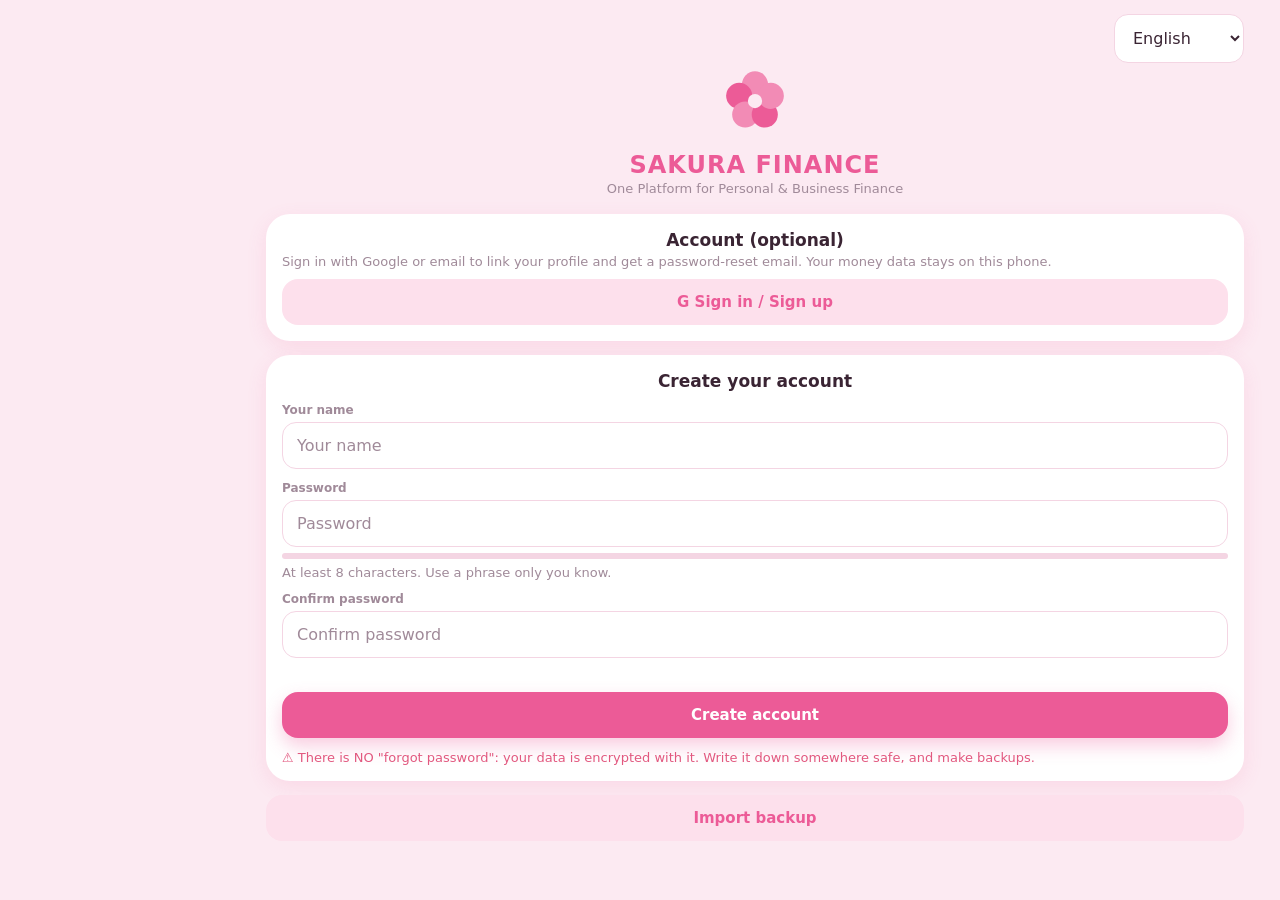
<file: index.html>
<!doctype html>
<html lang="en">
<head>
<meta charset="utf-8">
<meta name="viewport" content="width=device-width, initial-scale=1, viewport-fit=cover, interactive-widget=resizes-content">
<meta http-equiv="Content-Security-Policy" content="default-src 'none'; script-src 'self'; style-src 'self' 'unsafe-inline'; img-src 'self' data:; manifest-src 'self'; connect-src 'self'; base-uri 'none'; form-action 'none'">
<meta name="theme-color" content="#FDEAF2">
<meta name="referrer" content="no-referrer">
<link rel="manifest" href="manifest.webmanifest">
<link rel="icon" href="icon-192.png">
<link rel="apple-touch-icon" href="icon-192.png">
<title>Sakura Finance</title>
<link rel="stylesheet" href="style.css">
</head>
<body>
<div id="app" aria-live="polite"></div>
<noscript>Sakura Finance needs JavaScript.</noscript>
<script src="langs.js"></script>
<script src="app.js"></script>
</body>
</html>
</file>
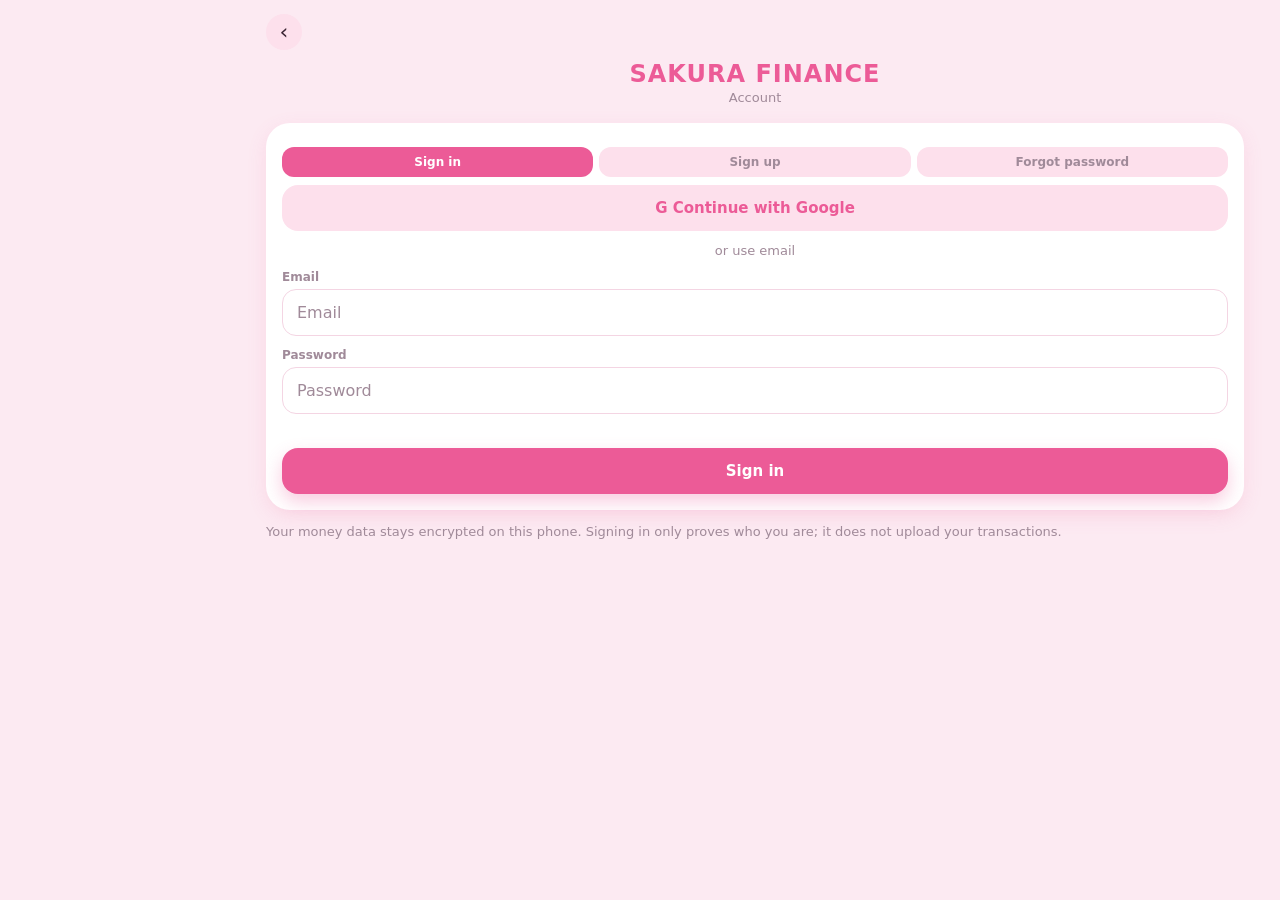
<file: account.html>
<!doctype html>
<html lang="en">
<head>
<meta charset="utf-8">
<meta name="viewport" content="width=device-width, initial-scale=1, viewport-fit=cover">
<!-- This page only talks to Firebase sign-in. Your money data is never loaded here. -->
<meta http-equiv="Content-Security-Policy" content="default-src 'none'; script-src 'self' https://www.gstatic.com https://apis.google.com; style-src 'self' 'unsafe-inline'; img-src 'self' data:; connect-src https://*.googleapis.com https://www.googleapis.com https://identitytoolkit.googleapis.com https://securetoken.googleapis.com; frame-src https://sakura-finance-a7acf.firebaseapp.com https://accounts.google.com https://content.googleapis.com; base-uri 'none'; form-action 'none'">
<meta name="theme-color" content="#FDEAF2">
<meta name="referrer" content="no-referrer">
<link rel="icon" href="icon-192.png">
<title>Sakura Finance - Account</title>
<link rel="stylesheet" href="style.css">
</head>
<body>
<div id="app"></div>
<script src="firebase-config.js"></script>
<script src="account.js"></script>
</body>
</html>
</file>
<file: style.css>
:root{--peach:#FBE8CF;--bg:#FCEAF2;--card:#fff;--ink:#3A2433;--mute:#A08A99;--pink:#EC5B97;--pink2:#F28BB5;--pinkL:#FDE0EC;
--lav:#7F78C8;--lavL:#E2DFF5;--green:#3FA774;--red:#E2587F;--amber:#B97A12;--line:#F4D5E3;--sh:0 6px 20px color-mix(in srgb,var(--pink) 12%,transparent);--outer:#F5D9E6;--hero1:#F28BB5;--hero2:#EC5B97;--onpink:#fff}
html[data-theme=midnight]{--peach:#2A1519;--bg:#0F0B0D;--card:#1B1518;--ink:#F6ECEF;--mute:#A08E94;--pink:#E5384F;--pink2:#FF6B7F;--pinkL:#2C1C21;--lav:#FF8FA3;--lavL:#3A2A2E;
--green:#3FC283;--red:#FF6478;--amber:#E9A33B;--line:#2E2226;--sh:0 6px 20px rgba(0,0,0,.5);--outer:#050304;--hero1:#E5384F;--hero2:#6E1022}
*{box-sizing:border-box;-webkit-tap-highlight-color:transparent}
html,body{margin:0;height:100%;background:var(--outer);color:var(--ink);font-family:system-ui,-apple-system,"Segoe UI",Roboto,sans-serif}
#app{max-width:480px;height:100%;margin:0 auto;background:var(--bg);position:relative;overflow:hidden;
box-shadow:0 0 40px rgba(0,0,0,.08)}
.screen{position:absolute;inset:0;display:flex;flex-direction:column}
.scroll{flex:1;overflow-y:auto;padding:14px 18px 110px;-webkit-overflow-scrolling:touch}
.center{justify-content:center;align-items:center;padding:28px;text-align:center}
h1{font-size:24px;margin:6px 0}h2{font-size:17px;margin:0}h3{font-size:14px;margin:0;color:var(--mute);font-weight:600}
.logo{width:76px;height:76px}
.brand{color:var(--pink);font-weight:800;letter-spacing:1px;font-size:24px;margin:8px 0 2px}
.sub{color:var(--mute);font-size:13px;margin:0 0 18px}
.card{background:var(--card);border-radius:22px;padding:16px;box-shadow:var(--sh);margin-bottom:14px}
.hero{background:linear-gradient(135deg,var(--hero1),var(--hero2));color:#fff;border-radius:26px;padding:20px;margin-bottom:14px;
box-shadow:0 10px 26px color-mix(in srgb,var(--pink) 35%,transparent)}
.hero small{opacity:.9}.hero .big{font-size:34px;font-weight:800;margin:6px 0 10px}
.chips{display:flex;gap:8px;flex-wrap:wrap}
.chip{background:rgba(255,255,255,.22);border-radius:14px;padding:6px 12px;font-size:12px;font-weight:600}
.row{display:flex;align-items:center;gap:10px}.sp{flex:1}
.top{display:flex;align-items:center;gap:10px;padding:14px 18px 4px}
.avatar{width:40px;height:40px;border-radius:50%;background:var(--pinkL);color:var(--pink);display:grid;place-items:center;font-weight:800;border:2px solid var(--card);box-shadow:var(--sh)}
.pill{background:var(--card);border:1.5px solid var(--ink);border-radius:20px;padding:6px 14px;font-size:13px;font-weight:600}
.mode{display:flex;background:var(--card);border-radius:18px;padding:3px;box-shadow:var(--sh)}
.mode button{border:0;background:none;padding:6px 9px;border-radius:15px;font-size:12px;font-weight:700;color:var(--mute)}
.mode button.on{background:var(--pink);color:#fff}
button{font:inherit;cursor:pointer}
.btn{border:0;background:var(--pink);color:#fff;border-radius:16px;padding:14px 18px;font-weight:700;font-size:15px;width:100%;box-shadow:0 8px 18px color-mix(in srgb,var(--pink) 30%,transparent)}
.btn.soft{background:var(--pinkL);color:var(--pink);box-shadow:none}
.btn.danger{background:var(--pinkL);color:var(--red);box-shadow:none}
.btn.small{width:auto;padding:8px 14px;font-size:13px;border-radius:12px}
.btn:disabled{opacity:.5}
input,select{width:100%;border:1.5px solid var(--line);background:var(--card);border-radius:14px;padding:13px 14px;font:inherit;color:var(--ink);outline:none}
input:focus,select:focus{border-color:var(--pink)}
label{display:block;font-size:12px;color:var(--mute);font-weight:600;margin:12px 0 5px;text-align:left}
.err{color:var(--red);font-size:13px;min-height:18px;margin:8px 0}
.ok{color:var(--green);font-size:13px}
.tabs{display:flex;gap:8px;margin:10px 0}
.tab{flex:1;border:0;border-radius:14px;padding:9px 6px;background:var(--card);color:var(--mute);font-weight:700;font-size:13px}
.tab.on{background:var(--pinkL);color:var(--pink)}
.list .it{display:flex;align-items:center;gap:12px;padding:11px 0;border-bottom:1px solid var(--line)}
.list .it:last-child{border:0}
.ic{width:42px;height:42px;border-radius:14px;background:var(--pinkL);display:grid;place-items:center;font-size:20px;flex:none}
.it .nm{font-weight:700;font-size:14px}.it .nt{font-size:12px;color:var(--mute)}
.pos{color:var(--green);font-weight:700}.neg{color:var(--red);font-weight:700}
.nav{position:absolute;left:0;right:0;bottom:0;height:78px;background:var(--card);border-radius:26px 26px 0 0;display:flex;align-items:center;
justify-content:space-around;box-shadow:0 -8px 24px color-mix(in srgb,var(--pink) 14%,transparent);padding:0 6px calc(env(safe-area-inset-bottom)) }
.nav button{border:0;background:none;color:var(--mute);font-size:10px;font-weight:700;display:flex;flex-direction:column;align-items:center;gap:3px;min-width:56px}
.nav button svg{width:24px;height:24px}.nav button.on{color:var(--pink)}
.nav .fab{width:60px;height:60px;border-radius:50%;background:var(--pink);color:#fff;border:0;font-size:32px;line-height:1;margin-top:-34px;min-width:60px;box-shadow:0 10px 22px color-mix(in srgb,var(--pink) 45%,transparent)}
.sheet-bg{position:absolute;inset:0;background:rgba(0,0,0,.55);display:flex;align-items:flex-end;z-index:20}
.sheet{background:var(--bg);width:100%;max-height:92%;overflow-y:auto;border-radius:28px 28px 0 0;padding:18px 18px 28px}
.grab{width:44px;height:5px;border-radius:3px;background:var(--line);margin:0 auto 12px}
.seg{display:flex;background:var(--card);border-radius:16px;padding:4px;margin-bottom:10px}
.seg button{flex:1;border:0;background:none;padding:10px;border-radius:12px;font-weight:700;color:var(--mute)}
.seg button.on{background:var(--pink);color:#fff}
.amount{font-size:34px;font-weight:800;text-align:center;border:0;background:none}
.cats{display:grid;grid-template-columns:repeat(4,1fr);gap:8px}
.cat{border:1.5px solid transparent;background:var(--card);border-radius:16px;padding:9px 2px;font-size:11px;font-weight:600;color:var(--ink);display:flex;flex-direction:column;align-items:center;gap:3px}
.cat span{font-size:21px}.cat.on{border-color:var(--pink);background:var(--pinkL)}
.bar{height:9px;border-radius:5px;background:var(--pinkL);overflow:hidden;margin-top:7px}
.bar i{display:block;height:100%;border-radius:5px;background:var(--pink)}
.bar.warn i{background:#E9A33B}.bar.over i{background:var(--red)}
.chat{display:flex;flex-direction:column;gap:8px}
.msg{max-width:84%;padding:10px 14px;border-radius:18px;font-size:14px;white-space:pre-wrap;line-height:1.4}
.msg.me{align-self:flex-end;background:var(--pink);color:#fff;border-bottom-right-radius:5px}
.msg.bot{align-self:flex-start;background:var(--card);border-bottom-left-radius:5px;box-shadow:var(--sh)}
.composer{position:absolute;left:0;right:0;bottom:78px;background:var(--bg);padding:8px 14px;display:flex;gap:8px}
.composer input{flex:1}.composer button{width:52px;border:0;border-radius:14px;background:var(--pink);color:#fff;font-weight:800}
.sugg{display:flex;gap:6px;overflow-x:auto;padding:4px 0 8px}.sugg button{white-space:nowrap;border:0;background:var(--card);border-radius:14px;padding:7px 12px;font-size:12px;font-weight:600;color:var(--pink)}
.kpis{display:grid;grid-template-columns:repeat(3,1fr);gap:8px;margin-bottom:14px}
.kpi{background:var(--card);border-radius:18px;padding:11px;box-shadow:var(--sh)}.kpi b{display:block;font-size:15px;margin-top:3px}
.modes{display:grid;gap:14px;width:100%;margin-top:6px}
.mcard{background:var(--pinkL);border:0;border-radius:22px;padding:22px;text-align:left;color:var(--ink);box-shadow:var(--sh)}
.mcard b{display:block;font-size:19px;margin:10px 0 4px}.mcard small{color:var(--pink);font-size:14px}
.set h3{margin:16px 0 6px}
.toggle{display:flex;justify-content:space-between;align-items:center;padding:10px 0}
.meter{height:6px;border-radius:3px;background:var(--line);margin-top:6px;overflow:hidden}.meter i{display:block;height:100%;width:0;background:var(--red);transition:.2s}
.hide{display:none}
svg text{font-family:inherit}

input::placeholder{color:var(--mute)}select option{background:var(--card);color:var(--ink)}
.btn.soft{color:var(--pink)}.pill{border-color:var(--ink);color:var(--ink)}
.theme{display:flex;gap:10px}.sw{flex:1;border:2px solid var(--line);border-radius:16px;padding:12px;background:var(--card);color:var(--ink);font-weight:700}.sw.on{border-color:var(--pink)}.sw i{display:block;height:26px;border-radius:9px;margin-bottom:6px}
.seg2{display:flex;gap:6px;margin:8px 0}.seg2 button{flex:1;border:0;border-radius:12px;padding:8px;background:var(--pinkL);color:var(--mute);font-weight:700;font-size:12px}.seg2 button.on{background:var(--pink);color:#fff}
textarea{width:100%;border:1.5px solid var(--line);background:var(--card);border-radius:14px;padding:12px;font:inherit;color:var(--ink);min-height:110px;outline:none;resize:vertical}
.det{display:flex;gap:8px;align-items:center;padding:10px 0;border-bottom:1px solid var(--line)}.det:last-child{border:0}.det input[type=checkbox]{width:20px;height:20px;flex:none}.det select{padding:6px;border-radius:10px;font-size:12px;width:112px;flex:none}
.tag{font-size:10px;background:var(--pinkL);color:var(--pink);border-radius:8px;padding:2px 7px;font-weight:700}

.modes .mcard{padding:16px 20px}.modes .mcard b{margin:4px 0 2px}.modes .mcard div{font-size:26px!important}
.mode{max-width:76%}
.composer .mic{background:var(--card,#fff);color:var(--pink);border:1.5px solid var(--pink);font-size:20px}
.composer .mic.on{background:var(--pink);color:#fff;animation:pulse 1s infinite}
@keyframes pulse{50%{opacity:.55}}

.top.warm{background:linear-gradient(180deg,var(--peach),transparent);padding-bottom:10px}
.pillwrap{display:flex;justify-content:center;gap:6px;align-items:center}
.pill{border:1.5px solid var(--ink);background:transparent;color:var(--ink);border-radius:20px;padding:6px 14px;font-weight:600;font-size:14px}
.pill.mid{min-width:112px;text-align:center}.pill:disabled{opacity:.3}
.bell{position:relative;border:0;background:transparent;font-size:22px;padding:4px}
.bell i{position:absolute;top:-2px;right:-2px;background:var(--pink);color:#fff;border-radius:10px;font-size:10px;font-style:normal;padding:1px 5px;font-weight:700}
.cal{display:grid;grid-template-columns:repeat(7,1fr);gap:6px;text-align:center}
.cal .dow{font-size:11px;color:var(--mute)}
.cal .d{border:0;background:transparent;color:var(--ink);border-radius:50%;aspect-ratio:1;font-size:13px;position:relative}
.cal .d.has::after{content:'';position:absolute;bottom:3px;left:50%;width:4px;height:4px;margin-left:-2px;border-radius:50%;background:var(--pink)}
.cal .d.tod{border:1.5px solid var(--pink)}.cal .d.sel{background:var(--pink);color:#fff}.cal .d.sel::after{background:#fff}
.card{border-radius:24px}.nav{border-radius:28px 28px 0 0}
.tab.on{box-shadow:0 4px 12px color-mix(in srgb,var(--pink) 25%,transparent)}
.avatar{overflow:hidden}.det{margin:6px 0;border-bottom:1px solid var(--pinkL);padding-bottom:6px}.det summary{font-weight:600;padding:6px 0}
.sheet{position:relative}
.sheet-x{position:absolute;top:12px;right:14px;width:34px;height:34px;border:0;border-radius:50%;background:var(--pinkL,#fde8f1);color:var(--ink);font-size:16px;z-index:2}
.backbtn{border:0;background:var(--pinkL,#fde8f1);color:var(--ink);width:36px;height:36px;border-radius:50%;font-size:22px;line-height:1}
.dots{display:flex;flex-wrap:wrap;gap:12px}
.dot{width:34px;height:34px;border-radius:50%;border:3px solid var(--card);box-shadow:0 0 0 1.5px var(--line);padding:0;position:relative;cursor:pointer;display:inline-block}
.dot.on{box-shadow:0 0 0 3px var(--ink)}

/* ===== Desktop layout: auto (>=900px) or forced via data-layout=desktop ===== */
@media (min-width:900px){
html:not([data-layout=mobile]) #app{max-width:none;box-shadow:none}
html:not([data-layout=mobile]) .screen{padding-left:230px}
html:not([data-layout=mobile]) .nav{left:0;right:auto;top:0;bottom:0;width:230px;height:auto;border-radius:0;flex-direction:column;align-items:stretch;justify-content:flex-start;
 gap:6px;padding:76px 14px 20px;box-shadow:var(--sh);z-index:5}
html:not([data-layout=mobile]) .nav::before{content:"🌸 Sakura Finance";position:absolute;top:24px;left:22px;font-weight:800;color:var(--pink);font-size:18px;letter-spacing:.5px}
html:not([data-layout=mobile]) .nav button{flex-direction:row;font-size:15px;gap:12px;padding:12px 14px;border-radius:14px;width:100%;justify-content:flex-start}
html:not([data-layout=mobile]) .nav button.on{background:var(--pinkL)}
html:not([data-layout=mobile]) .nav button:hover{background:var(--pinkL)}
html:not([data-layout=mobile]) .nav .fab{order:-1;width:100%;height:auto;border-radius:14px;font-size:15px;margin:0 0 10px;padding:13px;justify-content:center;min-width:0}
html:not([data-layout=mobile]) .nav .fab::after{content:" Add"; font-size:15px;font-weight:700}
html:not([data-layout=mobile]) .top{padding:20px 36px 6px}
html:not([data-layout=mobile]) .scroll{padding:14px 36px 40px;width:100%;max-width:1180px;margin:0 auto}
html:not([data-layout=mobile]) .screen > .scroll{align-self:center}
html:not([data-layout=mobile]) .composer{left:230px;bottom:0;max-width:none;padding:10px 36px 18px}
html:not([data-layout=mobile]) .composer input{max-width:900px}
html:not([data-layout=mobile]) .sheet-bg{align-items:center;justify-content:center}
html:not([data-layout=mobile]) .sheet{width:520px;max-width:92%;max-height:88%;border-radius:28px;padding-bottom:22px}
html:not([data-layout=mobile]) .scroll.dash{display:grid;grid-template-columns:repeat(2,minmax(0,1fr));gap:0 20px;align-content:start}
html:not([data-layout=mobile]) .scroll.dash > .hero,html:not([data-layout=mobile]) .scroll.dash > .kpis,html:not([data-layout=mobile]) .scroll.dash > .btn,html:not([data-layout=mobile]) .scroll.dash > .wide{grid-column:1/-1}
}
@media (min-width:1300px){
html:not([data-layout=mobile]) .scroll.dash{grid-template-columns:repeat(3,minmax(0,1fr))}
html:not([data-layout=mobile]) .scroll.dash > .span2{grid-column:span 2}
}
/* forced desktop on small screens */
html[data-layout=desktop] #app{max-width:none;box-shadow:none}
html[data-layout=desktop] .screen{padding-left:230px}
html[data-layout=desktop] .nav{left:0;right:auto;top:0;bottom:0;width:230px;height:auto;border-radius:0;flex-direction:column;align-items:stretch;justify-content:flex-start;
 gap:6px;padding:76px 14px 20px;box-shadow:var(--sh);z-index:5}
html[data-layout=desktop] .nav::before{content:"🌸 Sakura Finance";position:absolute;top:24px;left:22px;font-weight:800;color:var(--pink);font-size:18px;letter-spacing:.5px}
html[data-layout=desktop] .nav button{flex-direction:row;font-size:15px;gap:12px;padding:12px 14px;border-radius:14px;width:100%;justify-content:flex-start}
html[data-layout=desktop] .nav button.on{background:var(--pinkL)}
html[data-layout=desktop] .nav button:hover{background:var(--pinkL)}
html[data-layout=desktop] .nav .fab{order:-1;width:100%;height:auto;border-radius:14px;font-size:15px;margin:0 0 10px;padding:13px;justify-content:center;min-width:0}
html[data-layout=desktop] .nav .fab::after{content:" Add"; font-size:15px;font-weight:700}
html[data-layout=desktop] .top{padding:20px 36px 6px}
html[data-layout=desktop] .scroll{padding:14px 36px 40px;width:100%;max-width:1180px;margin:0 auto}
html[data-layout=desktop] .screen > .scroll{align-self:center}
html[data-layout=desktop] .composer{left:230px;bottom:0;max-width:none;padding:10px 36px 18px}
html[data-layout=desktop] .composer input{max-width:900px}
html[data-layout=desktop] .sheet-bg{align-items:center;justify-content:center}
html[data-layout=desktop] .sheet{width:520px;max-width:92%;max-height:88%;border-radius:28px;padding-bottom:22px}
html[data-layout=desktop] .scroll.dash{display:grid;grid-template-columns:repeat(2,minmax(0,1fr));gap:0 20px;align-content:start}
html[data-layout=desktop] .scroll.dash > .hero,html[data-layout=desktop] .scroll.dash > .kpis,html[data-layout=desktop] .scroll.dash > .btn,html[data-layout=desktop] .scroll.dash > .wide{grid-column:1/-1}
html[data-layout=desktop] .scroll.dash{grid-template-columns:repeat(3,minmax(0,1fr))}
html[data-layout=desktop] .scroll.dash > .span2{grid-column:span 2}
.avatar,.bell{flex-shrink:0}
.laybtn{flex-shrink:0;border:0;background:var(--card);border-radius:50%;width:36px;height:36px;font-size:17px;box-shadow:var(--sh)}
</file>
